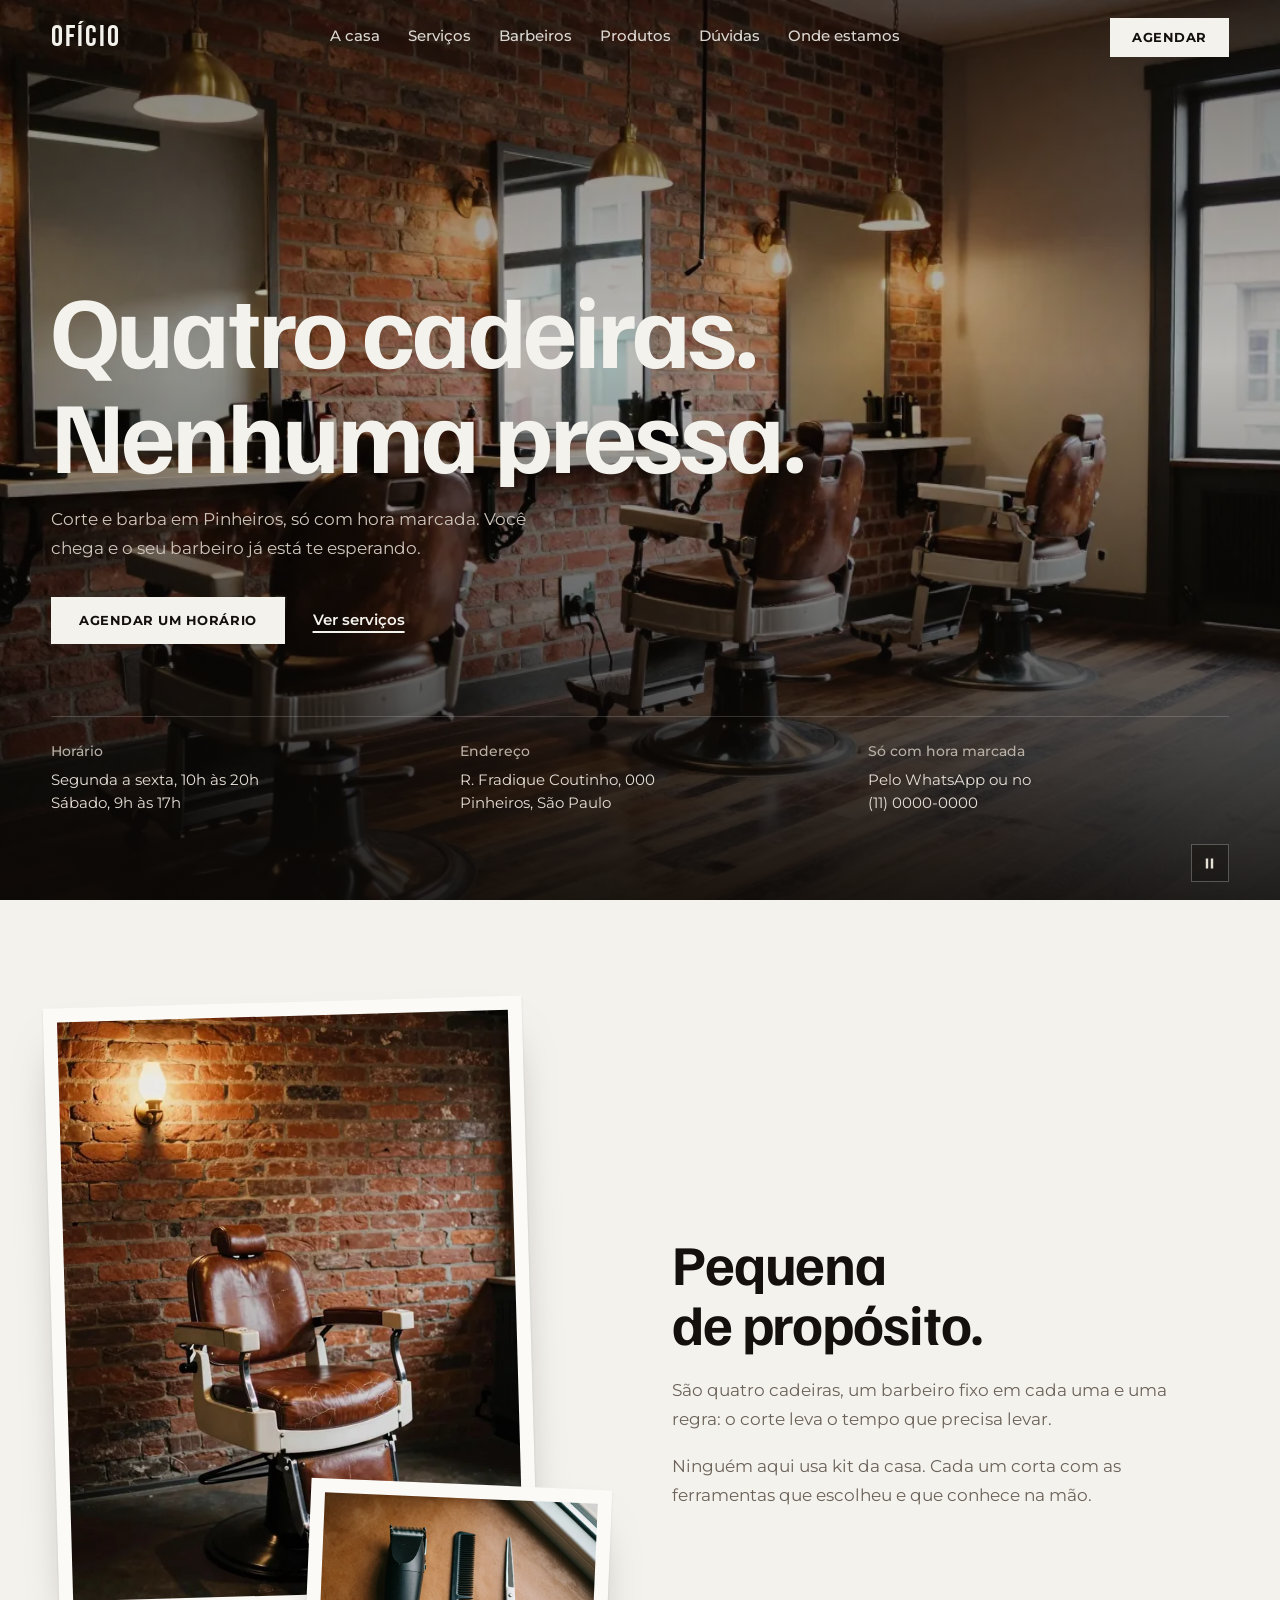
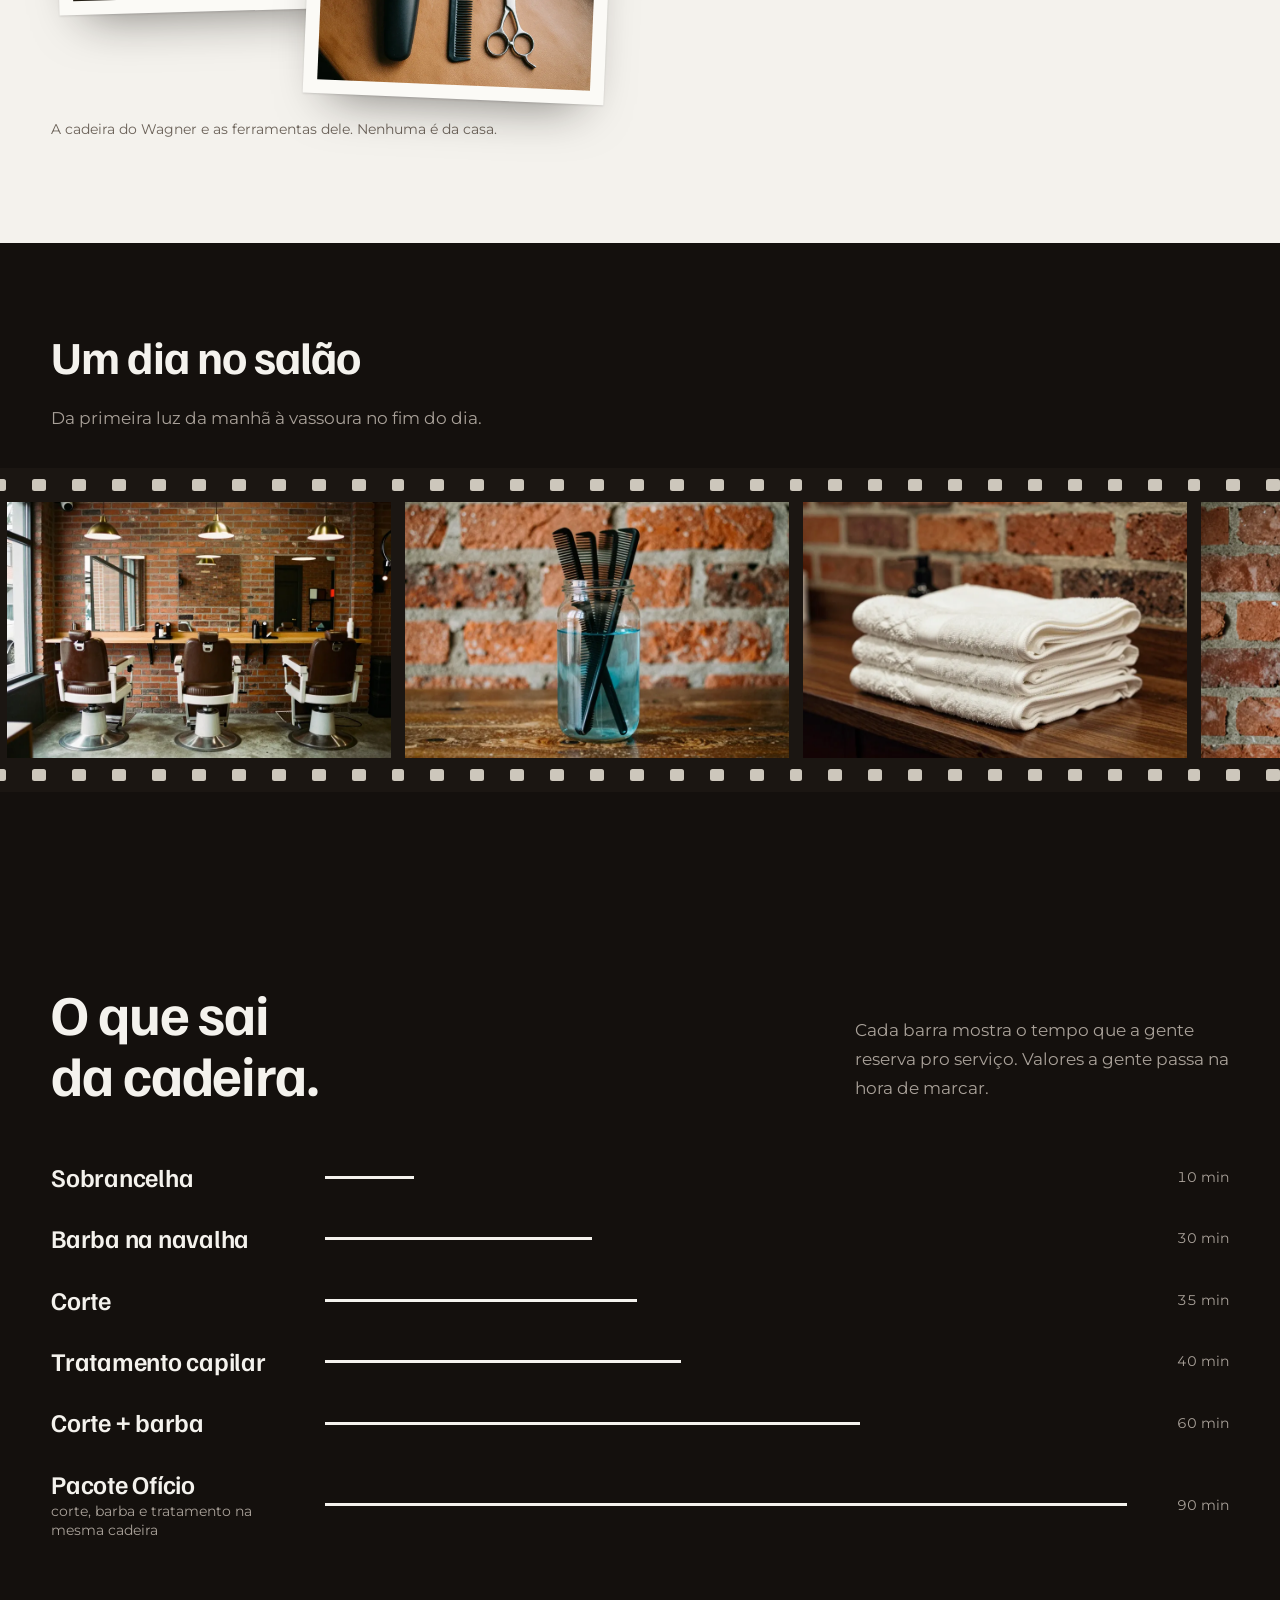
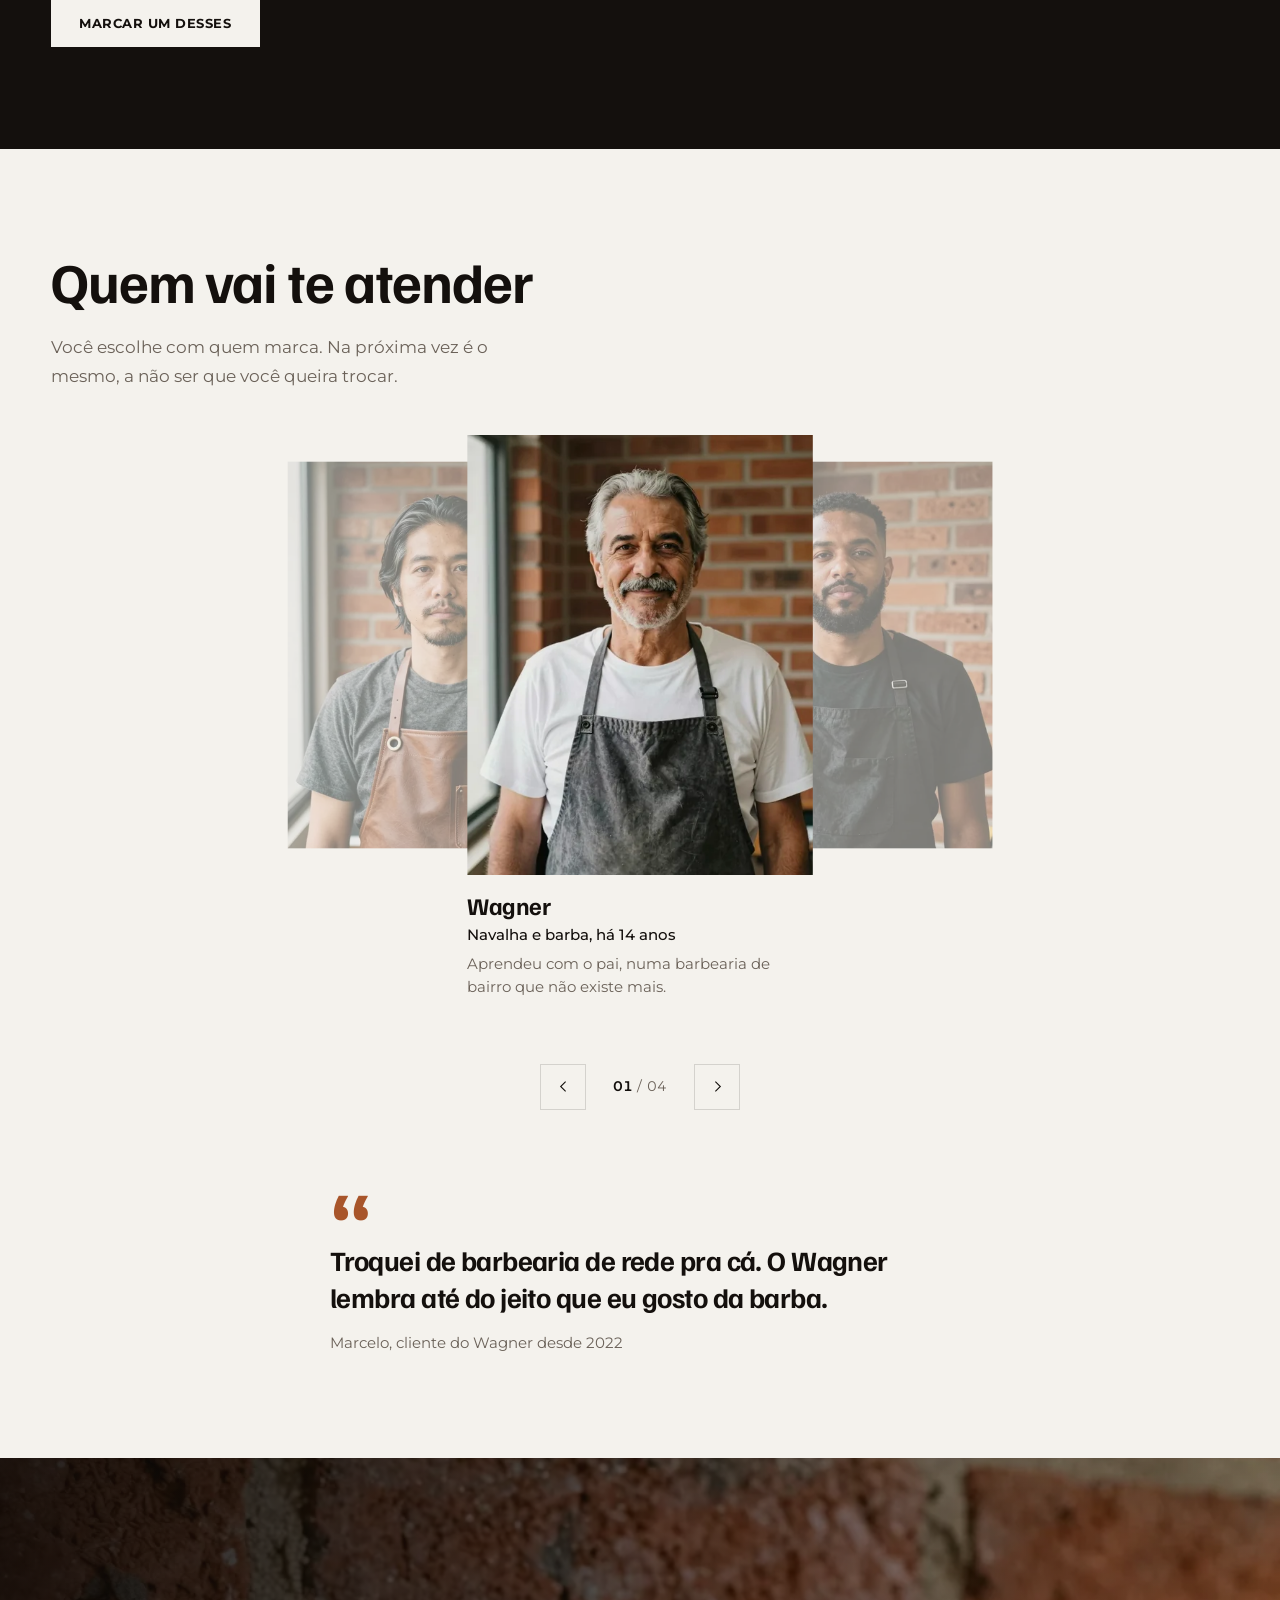
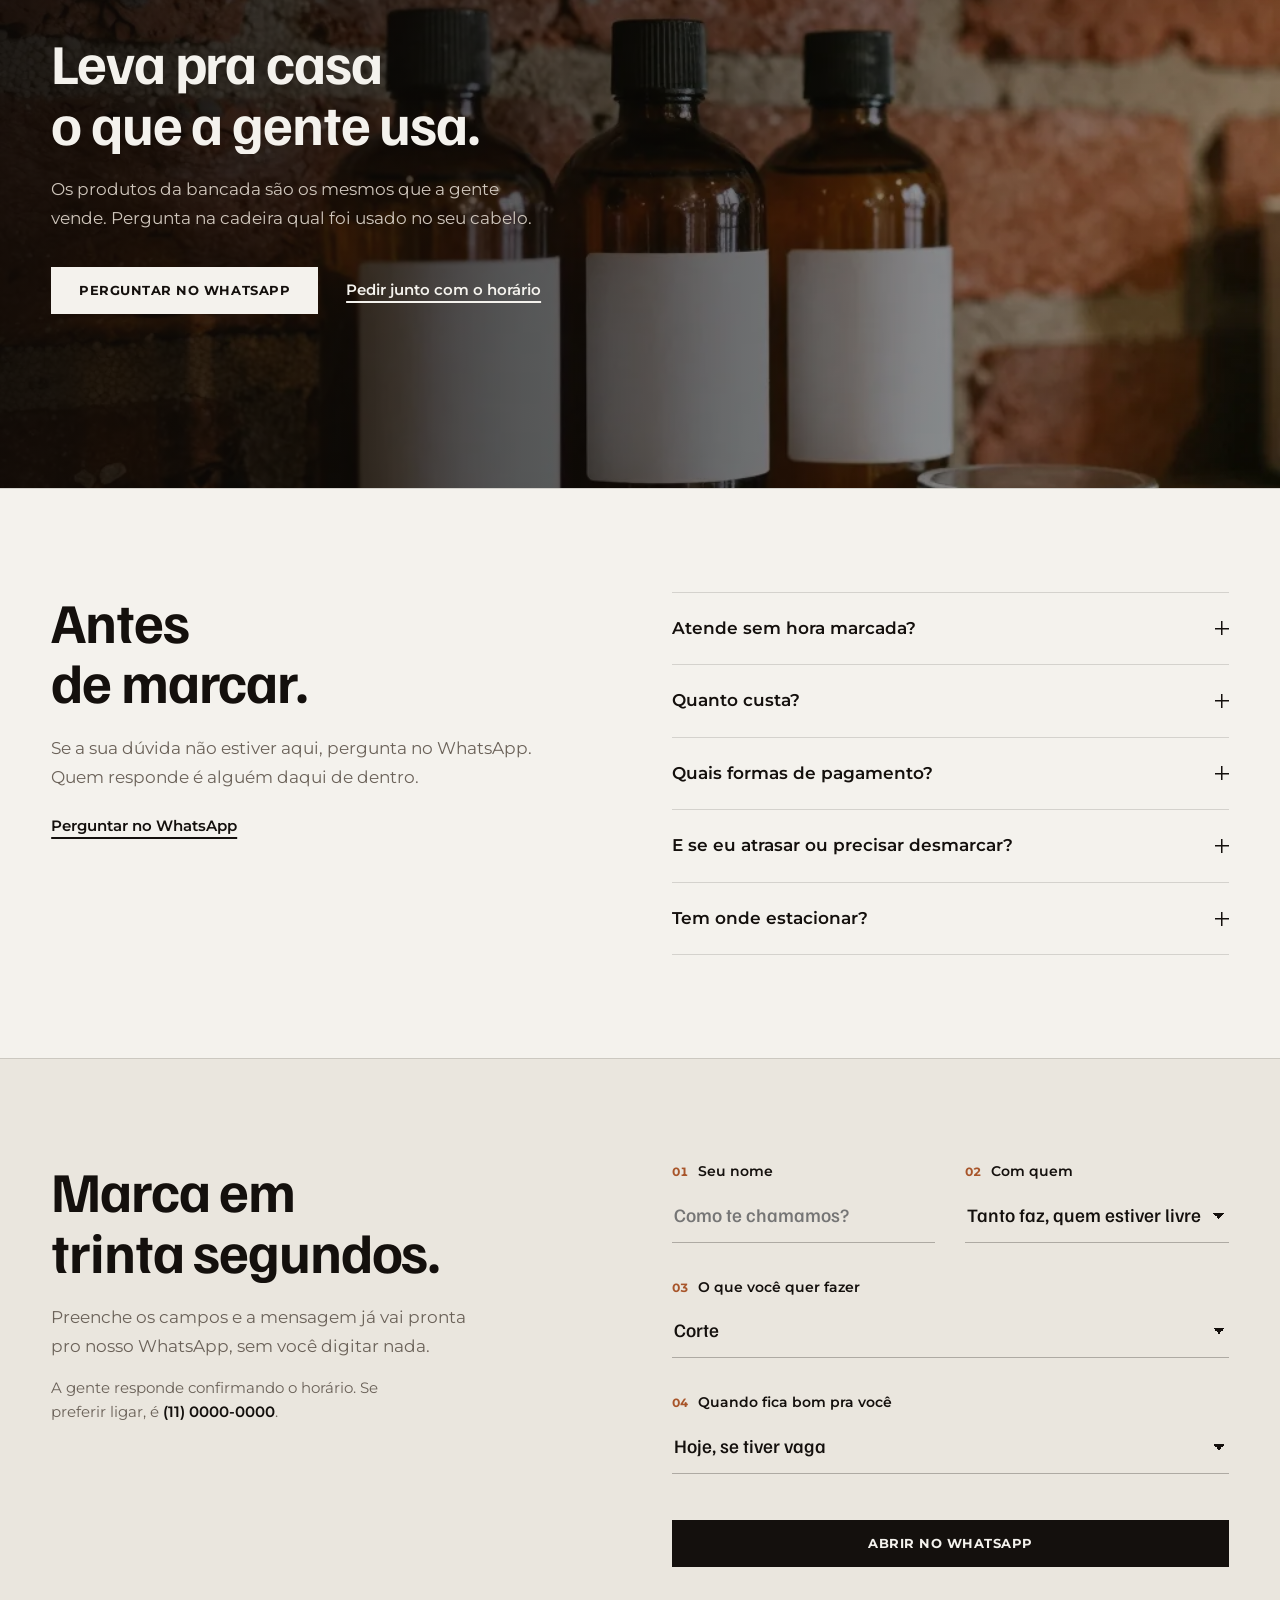
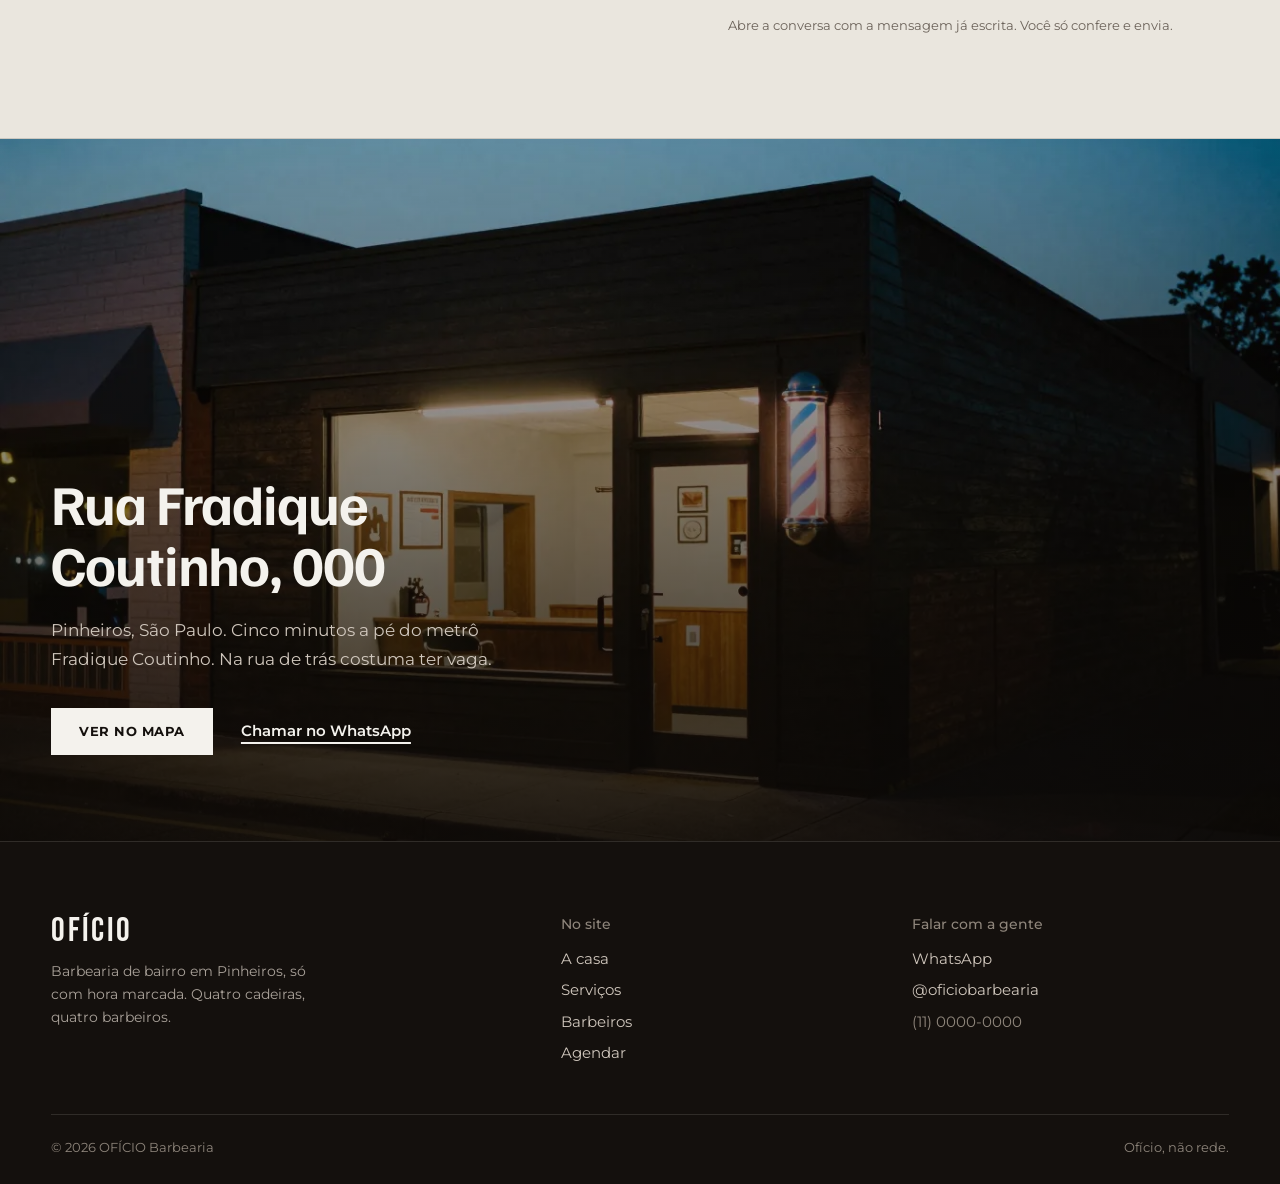
<file: index.html>
<!doctype html>
<html lang="pt-BR">
<head>
  <meta charset="utf-8">
  <meta name="viewport" content="width=device-width, initial-scale=1">
  <title>OFÍCIO Barbearia · Pinheiros, São Paulo</title>
  <meta name="description" content="Barbearia de bairro em Pinheiros com quatro cadeiras e quatro barbeiros fixos. Corte, barba na navalha e tratamento capilar, só com hora marcada.">
  <meta name="theme-color" content="#14100D">

  <!-- Open Graph: trocar og:url e og:image por URLs absolutas quando o domínio estiver definido -->
  <meta property="og:type" content="website">
  <meta property="og:title" content="OFÍCIO Barbearia · Pinheiros">
  <meta property="og:description" content="Quatro cadeiras. Nenhuma pressa. Corte e barba feitos por quem trata isso como ofício.">
  <meta property="og:image" content="assets/img/og-oficio.jpg">
  <meta name="twitter:card" content="summary_large_image">

  <link rel="icon" href="favicon.svg" type="image/svg+xml">

  <!-- fontes hospedadas no próprio site, um arquivo estático por peso: a versão
       variável do Google Fonts perdia o peso no WebKit (títulos saíam finos) -->
  <link rel="preload" href="assets/fonts/montserrat-800.woff2" as="font" type="font/woff2" crossorigin>
  <link rel="preload" href="assets/fonts/montserrat-400.woff2" as="font" type="font/woff2" crossorigin>

  <link rel="preload" as="image" href="assets/img/hero-interior-1344.webp" imagesrcset="assets/img/hero-interior-800.webp 800w, assets/img/hero-interior-1344.webp 1344w" imagesizes="100vw" fetchpriority="high">
  <link rel="stylesheet" href="assets/css/style.css?v=8">

  <!-- marca que o JS está ativo: sem JS nada fica escondido esperando animação -->
  <script>document.documentElement.classList.add('js');</script>
</head>
<body>

  <a class="skip" href="#conteudo">Pular para o conteúdo</a>

  <header class="site-header">
    <a href="#topo" class="wordmark" aria-label="OFÍCIO Barbearia, início">OFÍCIO</a>
    <nav class="nav" aria-label="Principal">
      <a href="#a-casa">A casa</a>
      <a href="#servicos">Serviços</a>
      <a href="#barbeiros">Barbeiros</a>
      <a href="#produtos">Produtos</a>
      <a href="#duvidas">Dúvidas</a>
      <a href="#onde">Onde estamos</a>
    </nav>
    <div class="header-end">
      <a class="btn header-cta" href="#agendar">Agendar</a>
      <button class="burger" type="button" aria-label="Abrir menu" aria-expanded="false" aria-controls="menu"><span></span></button>
    </div>
  </header>

  <div class="menu" id="menu" hidden>
    <div class="menu-top">
      <span class="wordmark">OFÍCIO</span>
      <button class="menu-close" type="button" aria-label="Fechar menu">×</button>
    </div>
    <nav aria-label="Menu">
      <a href="#a-casa">A casa</a>
      <a href="#servicos">Serviços</a>
      <a href="#barbeiros">Barbeiros</a>
      <a href="#produtos">Produtos</a>
      <a href="#duvidas">Dúvidas</a>
      <a href="#onde">Onde estamos</a>
    </nav>
    <a class="btn btn-light menu-cta" href="#agendar">Agendar um horário</a>
  </div>

  <main id="conteudo">

    <!-- HERO -->
    <section class="hero rvh" id="topo">
      <div class="hero-media">
        <img class="hero-img" src="assets/img/hero-interior-1344.webp" srcset="assets/img/hero-interior-800.webp 800w, assets/img/hero-interior-1344.webp 1344w" sizes="100vw" width="1344" height="768" alt="Salão da OFÍCIO com paredes de tijolo e cadeiras de barbeiro" fetchpriority="high">
        <!-- vídeo em loop por cima da foto: o JS só dá o src depois do load (a foto segue sendo o LCP)
             e ele só aparece quando começa a tocar. Sem JS, com menos movimento ou economia de dados, fica a foto. -->
        <video class="hero-video" muted playsinline preload="none" aria-hidden="true" tabindex="-1"></video>
      </div>
      <div class="wrap hero-inner">
        <h1 class="h h-xl rvl" style="--d:.15s;">
          <span class="ln"><span>Quatro cadeiras.</span></span>
          <span class="ln" style="--i:1;"><span>Nenhuma pressa.</span></span>
        </h1>
        <p class="lede">Corte e barba em Pinheiros, só com hora marcada. Você chega e o seu barbeiro já está te esperando.</p>
        <div class="actions">
          <a class="btn btn-light" href="#agendar">Agendar um horário</a>
          <a class="tlink" href="#servicos">Ver serviços</a>
        </div>
        <!-- informação prática: no pé do hero, sobre a parte já escurecida da foto -->
        <dl class="facts">
        <div>
          <dt>Horário</dt>
          <dd>Segunda a sexta, 10h às 20h<br>Sábado, 9h às 17h</dd>
        </div>
        <div>
          <dt>Endereço</dt>
          <dd>R. Fradique Coutinho, 000<br>Pinheiros, São Paulo</dd>
        </div>
        <div>
          <dt>Só com hora marcada</dt>
          <dd>Pelo WhatsApp ou no<br>(11) 0000-0000</dd>
        </div>
        </dl>
      </div>
      <!-- movimento em loop passa de 5s: WCAG 2.2.2 pede um jeito de pausar -->
      <button class="hero-pause" type="button" aria-label="Pausar vídeo de fundo" hidden>
        <svg class="i-pause" viewBox="0 0 14 14" aria-hidden="true"><path d="M3 1.5h2.6v11H3zM8.4 1.5H11v11H8.4z" fill="currentColor"/></svg>
        <svg class="i-play" viewBox="0 0 14 14" aria-hidden="true"><path d="M3.5 1.5l9 5.5-9 5.5z" fill="currentColor"/></svg>
      </button>
    </section>

    <!-- A CASA: duas cópias impressas sobrepostas -->
    <section class="sec" id="a-casa">
      <div class="wrap split">
        <div>
          <div class="prints rvp">
            <figure class="print print--main">
              <img src="assets/img/cadeira-896.webp" srcset="assets/img/cadeira-600.webp 600w, assets/img/cadeira-896.webp 896w" sizes="(max-width: 940px) 80vw, 480px" width="896" height="1152" alt="Cadeira de barbeiro em couro gasto diante da parede de tijolo" loading="lazy" decoding="async">
            </figure>
            <figure class="print print--detail">
              <img src="assets/img/film/g02-ferramentas-900.webp?v=3" width="900" height="616" alt="Máquina, pente e tesoura alinhados sobre couro" loading="lazy" decoding="async">
            </figure>
          </div>
          <p class="prints-cap">A cadeira do Wagner e as ferramentas dele. Nenhuma é da casa.</p>
        </div>
        <div>
          <h2 class="h h-lg rvl">
            <span class="ln"><span>Pequena</span></span>
            <span class="ln" style="--i:1;"><span>de propósito.</span></span>
          </h2>
          <p class="lede">São quatro cadeiras, um barbeiro fixo em cada uma e uma regra: o corte leva o tempo que precisa levar.</p>
          <p class="lede">Ninguém aqui usa kit da casa. Cada um corta com as ferramentas que escolheu e que conhece na mão.</p>
        </div>
      </div>
    </section>

    <!-- O SALÃO: tira de filme rolando devagar -->
    <section class="film-sec" aria-labelledby="salao-titulo">
      <div class="wrap film-head">
        <h2 class="h h-md rvl" id="salao-titulo"><span class="ln"><span>Um dia no salão</span></span></h2>
        <p class="lede">Da primeira luz da manhã à vassoura no fim do dia.</p>
      </div>
      <div class="film">
        <div class="film-track">
          <figure class="frame"><img src="assets/img/film/g10-salao-manha-900.webp?v=3" width="900" height="616" alt="Cadeiras enfileiradas diante da parede de tijolo, na luz da manhã, antes de abrir" loading="lazy" decoding="async"></figure>
          <figure class="frame"><img src="assets/img/film/g03-capa-900.webp?v=3" width="900" height="616" alt="Pentes de molho num pote de vidro com desinfetante azul" loading="lazy" decoding="async"></figure>
          <figure class="frame"><img src="assets/img/film/g01-toalha-900.webp?v=3" width="900" height="616" alt="Toalhas brancas dobradas no balcão de madeira" loading="lazy" decoding="async"></figure>
          <figure class="frame"><img src="assets/img/film/g09-assentador-900.webp?v=3" width="900" height="616" alt="Assentador de couro pendurado na parede, com pincel e caneca de barbear na prateleira" loading="lazy" decoding="async"></figure>
          <figure class="frame"><img src="assets/img/film/g04-lavatorio-900.webp?v=3" width="900" height="616" alt="Lavatório de cerâmica preta com torneira de latão" loading="lazy" decoding="async"></figure>
          <figure class="frame"><img src="assets/img/film/g06-couro-luz-900.webp?v=3" width="900" height="616" alt="Luz de fim de tarde no encosto de couro" loading="lazy" decoding="async"></figure>
          <figure class="frame"><img src="assets/img/film/g05-avental-900.webp?v=3" width="900" height="616" alt="Avental e chapéu pendurados no gancho de latão" loading="lazy" decoding="async"></figure>
          <figure class="frame"><img src="assets/img/film/g07-poste-900.webp?v=3" width="900" height="616" alt="Barber pole aceso na fachada ao anoitecer" loading="lazy" decoding="async"></figure>
          <figure class="frame"><img src="assets/img/film/g08-chao-900.webp?v=3" width="900" height="616" alt="Vassoura encostada na base da cadeira, com cabelo cortado no piso de madeira" loading="lazy" decoding="async"></figure>
          <!-- segunda cópia: só pra emendar o loop sem salto; escondida de leitor de tela -->
          <figure class="frame" aria-hidden="true"><img src="assets/img/film/g10-salao-manha-900.webp?v=3" width="900" height="616" alt="" loading="lazy" decoding="async"></figure>
          <figure class="frame" aria-hidden="true"><img src="assets/img/film/g03-capa-900.webp?v=3" width="900" height="616" alt="" loading="lazy" decoding="async"></figure>
          <figure class="frame" aria-hidden="true"><img src="assets/img/film/g01-toalha-900.webp?v=3" width="900" height="616" alt="" loading="lazy" decoding="async"></figure>
          <figure class="frame" aria-hidden="true"><img src="assets/img/film/g09-assentador-900.webp?v=3" width="900" height="616" alt="" loading="lazy" decoding="async"></figure>
          <figure class="frame" aria-hidden="true"><img src="assets/img/film/g04-lavatorio-900.webp?v=3" width="900" height="616" alt="" loading="lazy" decoding="async"></figure>
          <figure class="frame" aria-hidden="true"><img src="assets/img/film/g06-couro-luz-900.webp?v=3" width="900" height="616" alt="" loading="lazy" decoding="async"></figure>
          <figure class="frame" aria-hidden="true"><img src="assets/img/film/g05-avental-900.webp?v=3" width="900" height="616" alt="" loading="lazy" decoding="async"></figure>
          <figure class="frame" aria-hidden="true"><img src="assets/img/film/g07-poste-900.webp?v=3" width="900" height="616" alt="" loading="lazy" decoding="async"></figure>
          <figure class="frame" aria-hidden="true"><img src="assets/img/film/g08-chao-900.webp?v=3" width="900" height="616" alt="" loading="lazy" decoding="async"></figure>
        </div>
      </div>
    </section>

    <!-- SERVIÇOS: o comprimento de cada barra é o tempo reservado (90 min = linha inteira) -->
    <section class="sec dark" id="servicos">
      <div class="wrap">
        <div class="sec-head">
          <h2 class="h h-lg rvl">
            <span class="ln"><span>O que sai</span></span>
            <span class="ln" style="--i:1;"><span>da cadeira.</span></span>
          </h2>
          <p class="lede">Cada barra mostra o tempo que a gente reserva pro serviço. Valores a gente passa na hora de marcar.</p>
        </div>
        <ol class="scale rvs">
          <li style="--min:10; --i:0;"><span class="scale-n">Sobrancelha</span><span class="scale-bar" aria-hidden="true"></span><span class="scale-t">10 min</span></li>
          <li style="--min:30; --i:1;"><span class="scale-n">Barba na navalha</span><span class="scale-bar" aria-hidden="true"></span><span class="scale-t">30 min</span></li>
          <li style="--min:35; --i:2;"><span class="scale-n">Corte</span><span class="scale-bar" aria-hidden="true"></span><span class="scale-t">35 min</span></li>
          <li style="--min:40; --i:3;"><span class="scale-n">Tratamento capilar</span><span class="scale-bar" aria-hidden="true"></span><span class="scale-t">40 min</span></li>
          <li style="--min:60; --i:4;"><span class="scale-n">Corte + barba</span><span class="scale-bar" aria-hidden="true"></span><span class="scale-t">60 min</span></li>
          <li style="--min:90; --i:5;"><span class="scale-n">Pacote Ofício <small>corte, barba e tratamento na mesma cadeira</small></span><span class="scale-bar" aria-hidden="true"></span><span class="scale-t">90 min</span></li>
        </ol>
        <a class="btn btn-light scale-cta" href="#agendar">Marcar um desses</a>
      </div>
    </section>

    <!-- BARBEIROS -->
    <section class="sec" id="barbeiros">
      <div class="wrap">
        <div class="sec-head">
          <h2 class="h h-lg rvl"><span class="ln"><span>Quem vai te atender</span></span></h2>
          <p class="lede">Você escolhe com quem marca. Na próxima vez é o mesmo, a não ser que você queira trocar.</p>
        </div>
        <!-- sem JS isto é só um grid4 normal (fallback abaixo, .barber em fluxo).
             Com JS, os 4 cartões viram uma pilha navegável: só um "solto" nos
             extremos porque com 4 pessoas cabe tudo à vista sem carrossel de
             verdade — aqui é só uma forma mais viva de mostrar cada um. -->
        <div class="grid4 barber-stack">
          <article class="barber is-active">
            <figure class="rvi"><img src="assets/img/barbeiro-1-720.webp?v=3" srcset="assets/img/barbeiro-1-480.webp?v=3 480w, assets/img/barbeiro-1-720.webp?v=3 720w" sizes="(max-width: 560px) 92vw, (max-width: 940px) 46vw, 290px" width="720" height="926" alt="Wagner, barbeiro, diante da parede de tijolo" loading="lazy" decoding="async"></figure>
            <h3 class="h">Wagner</h3>
            <p class="barber-role">Navalha e barba, há 14 anos</p>
            <p class="barber-bio">Aprendeu com o pai, numa barbearia de bairro que não existe mais.</p>
          </article>
          <article class="barber">
            <figure class="rvi" style="--d:.1s;"><img src="assets/img/barbeiro-2-720.webp?v=3" srcset="assets/img/barbeiro-2-480.webp?v=3 480w, assets/img/barbeiro-2-720.webp?v=3 720w" sizes="(max-width: 560px) 92vw, (max-width: 940px) 46vw, 290px" width="720" height="926" alt="Diego, barbeiro, diante da parede de tijolo" loading="lazy" decoding="async"></figure>
            <h3 class="h">Diego</h3>
            <p class="barber-role">Corte clássico e degradê, há 9 anos</p>
            <p class="barber-bio">É quem os outros barbeiros chamam quando têm dúvida no próprio corte.</p>
          </article>
          <article class="barber">
            <figure class="rvi" style="--d:.2s;"><img src="assets/img/barbeiro-3-720.webp?v=3" srcset="assets/img/barbeiro-3-480.webp?v=3 480w, assets/img/barbeiro-3-720.webp?v=3 720w" sizes="(max-width: 560px) 92vw, (max-width: 940px) 46vw, 290px" width="720" height="926" alt="Thiago, barbeiro, diante da parede de tijolo" loading="lazy" decoding="async"></figure>
            <h3 class="h">Thiago</h3>
            <p class="barber-role">Tratamento capilar, há 6 anos</p>
            <p class="barber-bio">Cuida de couro cabeludo, coisa que quase nenhuma barbearia de bairro oferece.</p>
          </article>
          <article class="barber">
            <figure class="rvi" style="--d:.3s;"><img src="assets/img/barbeiro-4-720.webp?v=3" srcset="assets/img/barbeiro-4-480.webp?v=3 480w, assets/img/barbeiro-4-720.webp?v=3 720w" sizes="(max-width: 560px) 92vw, (max-width: 940px) 46vw, 290px" width="720" height="926" alt="Marcos, barbeiro, diante da parede de tijolo" loading="lazy" decoding="async"></figure>
            <h3 class="h">Marcos</h3>
            <p class="barber-role">Tesoura e cabelo comprido, há 11 anos</p>
            <p class="barber-bio">Veio de um salão da Liberdade. Pega os cortes longos que os outros preferem não pegar.</p>
          </article>
        </div>

        <!-- só existe com JS (CSS esconde sem .js): setas + contador da pilha acima -->
        <div class="barber-nav">
          <button class="barber-arrow" type="button" data-dir="prev" aria-label="Barbeiro anterior">
            <svg viewBox="0 0 24 24" fill="none" stroke="currentColor" stroke-width="1.5"><path d="M15 5l-7 7 7 7"/></svg>
          </button>
          <span class="barber-count"><span data-current>01</span> / 04</span>
          <button class="barber-arrow" type="button" data-dir="next" aria-label="Próximo barbeiro">
            <svg viewBox="0 0 24 24" fill="none" stroke="currentColor" stroke-width="1.5"><path d="M9 5l7 7-7 7"/></svg>
          </button>
        </div>

        <!-- um depoimento só, preso a quem atendeu (depoimento de exemplo: é peça de conceito) -->
        <figure class="quote">
          <blockquote class="h">Troquei de barbearia de rede pra cá. O Wagner lembra até do jeito que eu gosto da barba.</blockquote>
          <figcaption>Marcelo, cliente do Wagner desde 2022</figcaption>
        </figure>
      </div>
    </section>

    <!-- PRODUTOS: faixa de foto em vez de mais um bloco foto-e-texto lado a lado -->
    <section class="place place--band rvh" id="produtos">
      <div class="hero-media">
        <img class="hero-img" src="assets/img/produtos-1024.webp" srcset="assets/img/produtos-640.webp 640w, assets/img/produtos-1024.webp 1024w" sizes="100vw" width="1024" height="1024" alt="Frascos âmbar de tônico e lata de pomada numa prateleira de madeira" loading="lazy" decoding="async">
      </div>
      <div class="wrap hero-inner">
        <h2 class="h h-lg rvl">
          <span class="ln"><span>Leva pra casa</span></span>
          <span class="ln" style="--i:1;"><span>o que a gente usa.</span></span>
        </h2>
        <p class="lede">Os produtos da bancada são os mesmos que a gente vende. Pergunta na cadeira qual foi usado no seu cabelo.</p>
        <div class="actions">
          <a class="btn btn-light" href="https://wa.me/5500000000000?text=Ol%C3%A1!%20Queria%20saber%20quais%20produtos%20voc%C3%AAs%20t%C3%AAm." target="_blank" rel="noopener">Perguntar no WhatsApp</a>
          <a class="tlink" href="#agendar">Pedir junto com o horário</a>
        </div>
      </div>
    </section>

    <!-- DÚVIDAS: o que trava a decisão antes de marcar -->
    <section class="sec faq-sec" id="duvidas">
      <div class="wrap split split--top">
        <div>
          <h2 class="h h-lg rvl">
            <span class="ln"><span>Antes</span></span>
            <span class="ln" style="--i:1;"><span>de marcar.</span></span>
          </h2>
          <p class="lede">Se a sua dúvida não estiver aqui, pergunta no WhatsApp. Quem responde é alguém daqui de dentro.</p>
          <a class="tlink" href="https://wa.me/5500000000000" target="_blank" rel="noopener">Perguntar no WhatsApp</a>
        </div>
        <div class="faq">
          <details>
            <summary>Atende sem hora marcada?</summary>
            <p class="ans">Não. Trabalhamos só com horário marcado pra ninguém esperar em pé. Se quiser tentar um encaixe no mesmo dia, chama no WhatsApp que a gente vê o que dá.</p>
          </details>
          <details>
            <summary>Quanto custa?</summary>
            <p class="ans">A gente passa os valores na hora de marcar, pelo WhatsApp, junto com o horário e o barbeiro. Varia conforme o serviço, então preferimos dizer o valor certo do seu caso.</p>
          </details>
          <details>
            <summary>Quais formas de pagamento?</summary>
            <p class="ans">Pix, débito, crédito e dinheiro.</p>
          </details>
          <details>
            <summary>E se eu atrasar ou precisar desmarcar?</summary>
            <p class="ans">Avisa pelo WhatsApp. Até 15 minutos de atraso a gente segura o horário; passou disso, remarcamos pro próximo horário livre, sem custo.</p>
          </details>
          <details>
            <summary>Tem onde estacionar?</summary>
            <p class="ans">Não temos estacionamento próprio. Na rua de trás costuma ter vaga, e o metrô Fradique Coutinho fica a cinco minutos a pé.</p>
          </details>
        </div>
      </div>
    </section>

    <!-- AGENDAR -->
    <section class="sec booking" id="agendar">
      <div class="wrap split split--top">
        <div>
          <h2 class="h h-lg rvl">
            <span class="ln"><span>Marca em</span></span>
            <span class="ln" style="--i:1;"><span>trinta segundos.</span></span>
          </h2>
          <p class="lede">Preenche os campos e a mensagem já vai pronta pro nosso WhatsApp, sem você digitar nada.</p>
          <p class="booking-note">A gente responde confirmando o horário. Se preferir ligar, é <strong>(11) 0000-0000</strong>.</p>
        </div>

        <form class="booking-form" id="agendar-form" data-whats="5500000000000" novalidate>
          <div class="form-row">
            <div class="field">
              <label for="f-nome"><span class="field-n">01</span>Seu nome</label>
              <input id="f-nome" name="nome" type="text" autocomplete="given-name" placeholder="Como te chamamos?">
            </div>
            <div class="field">
              <label for="f-barbeiro"><span class="field-n">02</span>Com quem</label>
              <select id="f-barbeiro" name="barbeiro">
                <option value="">Tanto faz, quem estiver livre</option>
                <option>Wagner</option>
                <option>Diego</option>
                <option>Thiago</option>
                <option>Marcos</option>
              </select>
            </div>
          </div>
          <div class="field">
            <label for="f-servico"><span class="field-n">03</span>O que você quer fazer</label>
            <select id="f-servico" name="servico">
              <option>Corte</option>
              <option>Barba na navalha</option>
              <option>Corte + barba</option>
              <option>Sobrancelha</option>
              <option>Tratamento capilar</option>
              <option>Pacote Ofício</option>
            </select>
          </div>
          <div class="field">
            <label for="f-quando"><span class="field-n">04</span>Quando fica bom pra você</label>
            <select id="f-quando" name="quando">
              <option>Hoje, se tiver vaga</option>
              <option>Amanhã</option>
              <option>Ainda essa semana</option>
              <option>No fim de semana</option>
              <option>Me diz os horários livres</option>
            </select>
          </div>
          <button class="btn btn-dark booking-submit" type="submit">Abrir no WhatsApp</button>
          <p class="booking-hint">Abre a conversa com a mensagem já escrita. Você só confere e envia.</p>
        </form>
      </div>
    </section>

    <!-- ONDE ESTAMOS -->
    <section class="place rvh" id="onde">
      <div class="hero-media">
        <img class="hero-img" src="assets/img/fachada-1344.webp" srcset="assets/img/fachada-800.webp 800w, assets/img/fachada-1344.webp 1344w" sizes="100vw" width="1344" height="768" alt="Fachada da OFÍCIO ao anoitecer, com barber pole aceso ao lado da porta" loading="lazy" decoding="async">
      </div>
      <div class="wrap hero-inner">
        <h2 class="h h-lg rvl">
          <span class="ln"><span>Rua Fradique</span></span>
          <span class="ln" style="--i:1;"><span>Coutinho, 000</span></span>
        </h2>
        <p class="lede">Pinheiros, São Paulo. Cinco minutos a pé do metrô Fradique Coutinho. Na rua de trás costuma ter vaga.</p>
        <div class="actions">
          <a class="btn btn-light" href="https://www.google.com/maps/search/?api=1&amp;query=Rua%20Fradique%20Coutinho%2C%20Pinheiros%2C%20S%C3%A3o%20Paulo" target="_blank" rel="noopener">Ver no mapa</a>
          <a class="tlink" href="https://wa.me/5500000000000" target="_blank" rel="noopener">Chamar no WhatsApp</a>
        </div>
      </div>
    </section>

  </main>

  <footer class="site-footer dark">
    <div class="wrap">
      <div class="footer-grid">
        <div>
          <p class="wordmark footer-mark">OFÍCIO</p>
          <p class="footer-about">Barbearia de bairro em Pinheiros, só com hora marcada. Quatro cadeiras, quatro barbeiros.</p>
        </div>
        <nav aria-label="Rodapé">
          <p class="footer-lbl">No site</p>
          <a href="#a-casa">A casa</a>
          <a href="#servicos">Serviços</a>
          <a href="#barbeiros">Barbeiros</a>
          <a href="#agendar">Agendar</a>
        </nav>
        <div>
          <p class="footer-lbl">Falar com a gente</p>
          <a href="https://wa.me/5500000000000" target="_blank" rel="noopener">WhatsApp</a>
          <a href="#" rel="noopener">@oficiobarbearia</a>
          <p class="footer-muted">(11) 0000-0000</p>
        </div>
      </div>
      <div class="footer-legal">
        <span>© <span data-year>2026</span> OFÍCIO Barbearia</span>
        <span>Ofício, não rede.</span>
      </div>
    </div>
  </footer>

  <script src="assets/js/vendor/lenis.min.js" defer></script>
  <script src="assets/js/main.js?v=5" defer></script>
</body>
</html>
</file>
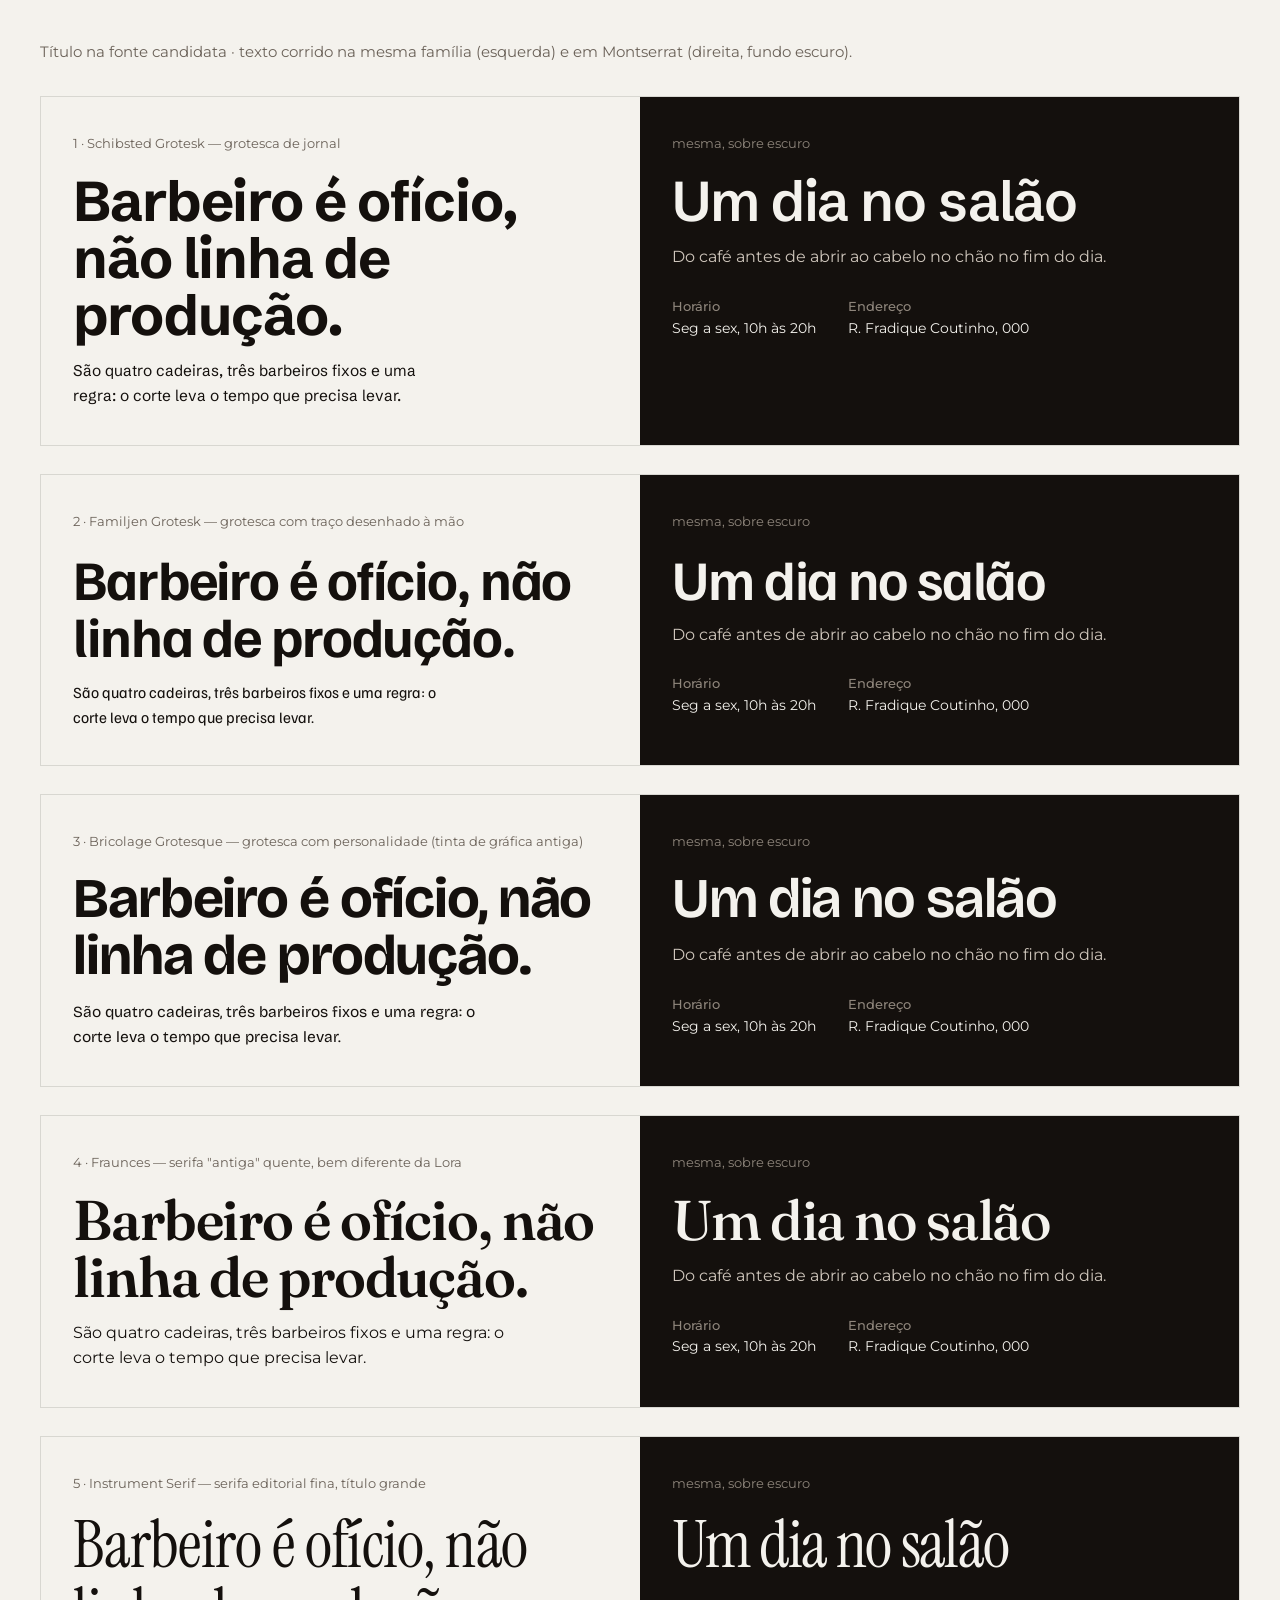
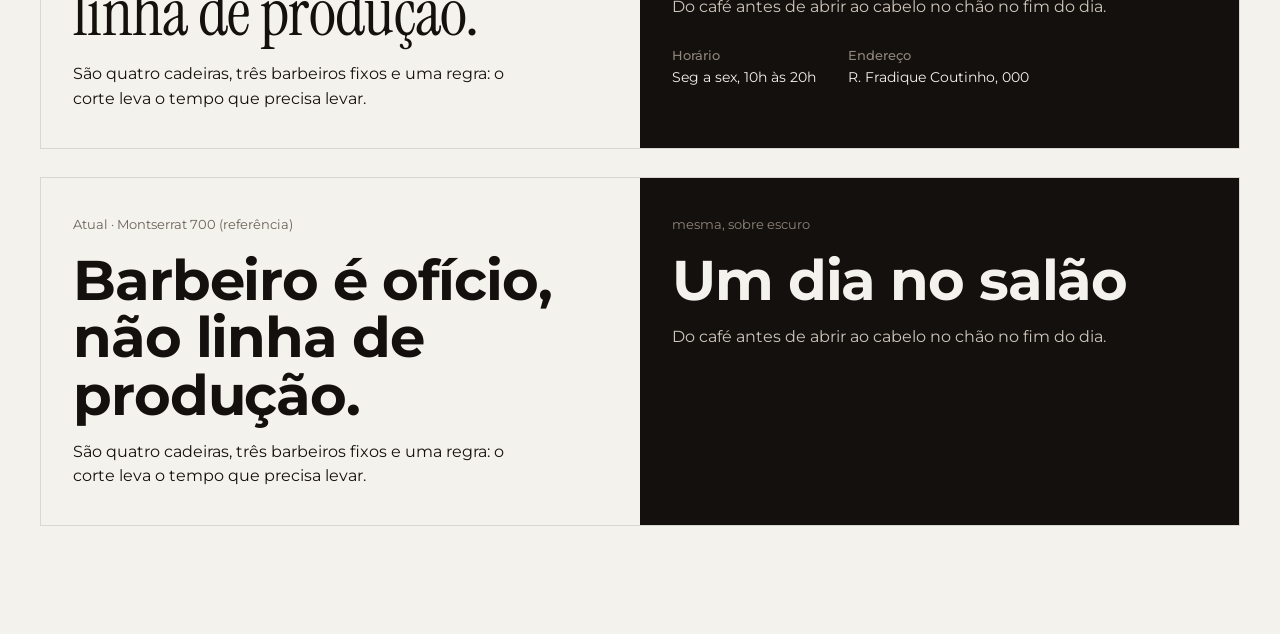
<file: tools/fontes.html>
<!doctype html>
<html lang="pt-BR">
<head>
<meta charset="utf-8">
<meta name="viewport" content="width=device-width, initial-scale=1">
<title>OFÍCIO — comparação de fontes</title>
<!-- só pra comparar; a escolhida vai ser baixada e servida local no site -->
<link rel="preconnect" href="https://fonts.googleapis.com">
<link href="https://fonts.googleapis.com/css2?family=Schibsted+Grotesk:wght@500;600;700&family=Familjen+Grotesk:wght@500;600;700&family=Bricolage+Grotesque:opsz,wght@12..96,500;12..96,600;12..96,700&family=Fraunces:opsz,wght@9..144,500;9..144,600&family=Instrument+Serif&family=Montserrat:wght@400;700&display=swap" rel="stylesheet">
<style>
  * { box-sizing: border-box; margin: 0; }
  body { background: #F4F2ED; color: #14100D; font: 400 15px/1.6 'Montserrat', sans-serif; padding: 40px 24px 80px; }
  .top { max-width: 1200px; margin: 0 auto 32px; color: #6B6259; }
  .opt { max-width: 1200px; margin: 0 auto 28px; display: grid; grid-template-columns: 1fr 1fr; border: 1px solid rgba(20,16,13,.12); }
  .opt > div { padding: 36px 32px; }
  .dk { background: #14100D; color: #F4F2ED; }
  .tag { font-size: 13px; color: #6B6259; margin-bottom: 18px; }
  .dk .tag { color: #8E857B; }
  .h1 { font-size: clamp(34px, 4.6vw, 56px); line-height: 1.02; letter-spacing: -.02em; }
  .p { margin-top: 16px; max-width: 42ch; font-size: 15.5px; }
  .dk .p { color: #CFC6BC; }
  .info { margin-top: 26px; display: flex; gap: 32px; flex-wrap: wrap; font-size: 14px; }
  .info b { display: block; font-weight: 500; color: #8E857B; font-size: 13px; }
  @media (max-width: 760px) { .opt { grid-template-columns: 1fr; } }
</style>
</head>
<body>
<p class="top">Título na fonte candidata · texto corrido na mesma família (esquerda) e em Montserrat (direita, fundo escuro).</p>

<section class="opt" style="--f:'Schibsted Grotesk'">
  <div><p class="tag">1 · Schibsted Grotesk — grotesca de jornal</p><h2 class="h1" style="font-family:var(--f);font-weight:700">Barbeiro é ofício, não linha de produção.</h2><p class="p" style="font-family:var(--f)">São quatro cadeiras, três barbeiros fixos e uma regra: o corte leva o tempo que precisa levar.</p></div>
  <div class="dk"><p class="tag">mesma, sobre escuro</p><h2 class="h1" style="font-family:var(--f);font-weight:600">Um dia no salão</h2><p class="p">Do café antes de abrir ao cabelo no chão no fim do dia.</p><div class="info"><span><b>Horário</b>Seg a sex, 10h às 20h</span><span><b>Endereço</b>R. Fradique Coutinho, 000</span></div></div>
</section>

<section class="opt" style="--f:'Familjen Grotesk'">
  <div><p class="tag">2 · Familjen Grotesk — grotesca com traço desenhado à mão</p><h2 class="h1" style="font-family:var(--f);font-weight:700">Barbeiro é ofício, não linha de produção.</h2><p class="p" style="font-family:var(--f)">São quatro cadeiras, três barbeiros fixos e uma regra: o corte leva o tempo que precisa levar.</p></div>
  <div class="dk"><p class="tag">mesma, sobre escuro</p><h2 class="h1" style="font-family:var(--f);font-weight:600">Um dia no salão</h2><p class="p">Do café antes de abrir ao cabelo no chão no fim do dia.</p><div class="info"><span><b>Horário</b>Seg a sex, 10h às 20h</span><span><b>Endereço</b>R. Fradique Coutinho, 000</span></div></div>
</section>

<section class="opt" style="--f:'Bricolage Grotesque'">
  <div><p class="tag">3 · Bricolage Grotesque — grotesca com personalidade (tinta de gráfica antiga)</p><h2 class="h1" style="font-family:var(--f);font-weight:700">Barbeiro é ofício, não linha de produção.</h2><p class="p" style="font-family:var(--f)">São quatro cadeiras, três barbeiros fixos e uma regra: o corte leva o tempo que precisa levar.</p></div>
  <div class="dk"><p class="tag">mesma, sobre escuro</p><h2 class="h1" style="font-family:var(--f);font-weight:600">Um dia no salão</h2><p class="p">Do café antes de abrir ao cabelo no chão no fim do dia.</p><div class="info"><span><b>Horário</b>Seg a sex, 10h às 20h</span><span><b>Endereço</b>R. Fradique Coutinho, 000</span></div></div>
</section>

<section class="opt" style="--f:'Fraunces'">
  <div><p class="tag">4 · Fraunces — serifa "antiga" quente, bem diferente da Lora</p><h2 class="h1" style="font-family:var(--f);font-weight:600">Barbeiro é ofício, não linha de produção.</h2><p class="p">São quatro cadeiras, três barbeiros fixos e uma regra: o corte leva o tempo que precisa levar.</p></div>
  <div class="dk"><p class="tag">mesma, sobre escuro</p><h2 class="h1" style="font-family:var(--f);font-weight:500">Um dia no salão</h2><p class="p">Do café antes de abrir ao cabelo no chão no fim do dia.</p><div class="info"><span><b>Horário</b>Seg a sex, 10h às 20h</span><span><b>Endereço</b>R. Fradique Coutinho, 000</span></div></div>
</section>

<section class="opt" style="--f:'Instrument Serif'">
  <div><p class="tag">5 · Instrument Serif — serifa editorial fina, título grande</p><h2 class="h1" style="font-family:var(--f);font-weight:400;font-size:clamp(40px,5.4vw,66px);letter-spacing:-.01em">Barbeiro é ofício, não linha de produção.</h2><p class="p">São quatro cadeiras, três barbeiros fixos e uma regra: o corte leva o tempo que precisa levar.</p></div>
  <div class="dk"><p class="tag">mesma, sobre escuro</p><h2 class="h1" style="font-family:var(--f);font-weight:400;font-size:clamp(40px,5.4vw,66px)">Um dia no salão</h2><p class="p">Do café antes de abrir ao cabelo no chão no fim do dia.</p><div class="info"><span><b>Horário</b>Seg a sex, 10h às 20h</span><span><b>Endereço</b>R. Fradique Coutinho, 000</span></div></div>
</section>

<section class="opt">
  <div><p class="tag">Atual · Montserrat 700 (referência)</p><h2 class="h1" style="font-weight:700">Barbeiro é ofício, não linha de produção.</h2><p class="p">São quatro cadeiras, três barbeiros fixos e uma regra: o corte leva o tempo que precisa levar.</p></div>
  <div class="dk"><p class="tag">mesma, sobre escuro</p><h2 class="h1" style="font-weight:700">Um dia no salão</h2><p class="p">Do café antes de abrir ao cabelo no chão no fim do dia.</p></div>
</section>
</body>
</html>
</file>
<file: assets/css/style.css>
/* ==========================================================================
   OFÍCIO Barbearia · style.css
   --------------------------------------------------------------------------
   Sistema visual:
   · Papel creme + tinta quente. A fotografia carrega o peso visual; a
     tipografia só assina (ver ficha Visual Weight).
   · Montserrat 800 em caixa alta nos títulos, line-height ~1. Bebas Neue
     só no wordmark.
   · O cobre (--ember) aparece só como feedback de interação. Rótulo
     pequeno + caixa alta + tracking largo + cor foi o padrão que deixava o
     site com cara de template — evitado de propósito (ficha Von Restorff:
     destacar tudo é o mesmo que não destacar nada).
   · Motion com função: título sobe linha a linha, foto abre de baixo pra
     cima, texto corrido só aparece. Tudo desliga com prefers-reduced-motion.
   ========================================================================== */

/* --------------------------------------------------------------------------
   Fontes (self-hosted, estáticas — subset latin cobre ã, ç, é, õ)
   -------------------------------------------------------------------------- */

@font-face { font-family: 'Montserrat'; font-style: normal; font-weight: 400; font-display: swap; src: url('../fonts/montserrat-400.woff2') format('woff2'); }
@font-face { font-family: 'Montserrat'; font-style: normal; font-weight: 500; font-display: swap; src: url('../fonts/montserrat-500.woff2') format('woff2'); }
@font-face { font-family: 'Montserrat'; font-style: normal; font-weight: 600; font-display: swap; src: url('../fonts/montserrat-600.woff2') format('woff2'); }
@font-face { font-family: 'Montserrat'; font-style: normal; font-weight: 700; font-display: swap; src: url('../fonts/montserrat-700.woff2') format('woff2'); }
@font-face { font-family: 'Montserrat'; font-style: normal; font-weight: 800; font-display: swap; src: url('../fonts/montserrat-800.woff2') format('woff2'); }
@font-face { font-family: 'Familjen Grotesk'; font-style: normal; font-weight: 500; font-display: swap; src: url('../fonts/familjen-grotesk-500.woff2') format('woff2'); }
@font-face { font-family: 'Familjen Grotesk'; font-style: normal; font-weight: 600; font-display: swap; src: url('../fonts/familjen-grotesk-600.woff2') format('woff2'); }
@font-face { font-family: 'Familjen Grotesk'; font-style: normal; font-weight: 700; font-display: swap; src: url('../fonts/familjen-grotesk-700.woff2') format('woff2'); }
@font-face { font-family: 'Bebas Neue'; font-style: normal; font-weight: 400; font-display: swap; src: url('../fonts/bebas-neue-400.woff2') format('woff2'); }

:root {
  --paper: #F4F2ED;
  --paper-2: #EAE6DE;
  --print: #FBFAF6;
  --ink: #14100D;
  --film: #1B1612;
  --muted: #6B6259;
  --muted-dark: #A9A199;
  --label-dark: #8E857B;
  --line: rgba(20, 16, 13, .14);
  --line-dark: rgba(244, 242, 237, .13);
  --ember: #A8552A;

  --gutter: clamp(18px, 4vw, 52px);
  --header-h: 74px;
  --ease-out: cubic-bezier(.17, .84, .44, 1);
}

/* --------------------------------------------------------------------------
   Base
   -------------------------------------------------------------------------- */

*, *::before, *::after { box-sizing: border-box; }

html { -webkit-text-size-adjust: 100%; }

body {
  margin: 0;
  font-family: 'Montserrat', -apple-system, 'Segoe UI', sans-serif;
  font-size: 16px;
  line-height: 1.62;
  background: var(--paper);
  color: var(--ink);
  -webkit-font-smoothing: antialiased;
}

img { display: block; max-width: 100%; height: auto; }
/* seletor de elemento (especificidade baixa) de propósito: uma regra tipo
   ".container a { color: inherit }" venceria as classes de botão e apagava o
   texto deles — bug real encontrado no protótipo */
a { color: inherit; text-decoration: none; }
h1, h2, h3, p, figure, blockquote, dl, dd, ul { margin: 0; }
ul { padding: 0; list-style: none; }
::selection { background: var(--ink); color: var(--paper); }
:focus-visible { outline: 2px solid var(--ember); outline-offset: 3px; }

.skip {
  position: absolute; left: 12px; top: -80px; z-index: 300;
  background: var(--ink); color: var(--paper);
  padding: 10px 14px; font-weight: 600;
}
.skip:focus { top: 12px; }

/* Lenis (rolagem suave) */
html.lenis, html.lenis body { height: auto; }
.lenis.lenis-smooth { scroll-behavior: auto !important; }
.lenis.lenis-stopped { overflow: clip; }

.wrap { max-width: 1200px; margin-inline: auto; }
.sec { padding: clamp(64px, 8vw, 116px) var(--gutter); }
.sec--tight-top { padding-top: 0; }
.dark { background: var(--ink); color: var(--paper); }

.split {
  display: grid;
  grid-template-columns: 1fr 1fr;
  gap: clamp(36px, 5vw, 80px);
  align-items: center;
}
.split--top { align-items: start; }
/* uma coluna por cadeira */
.grid4 {
  display: grid;
  grid-template-columns: repeat(4, 1fr);
  gap: clamp(16px, 2vw, 26px);
}
.sec-head {
  display: flex; justify-content: space-between; align-items: flex-end;
  gap: 24px; flex-wrap: wrap; margin-bottom: 44px;
}
.sec-head .lede { max-width: 34ch; }

/* --------------------------------------------------------------------------
   Tipografia
   -------------------------------------------------------------------------- */

/* peso/caixa alta ficam reservados ao h-xl (hero) — todo o resto usa peso 700,
   caixa normal: 800+versalete em toda superfície de texto lia como template. */
.h { font-family: 'Familjen Grotesk', 'Montserrat', sans-serif; font-weight: 700; letter-spacing: -.02em; line-height: 1.02; }
.h-xl { font-size: clamp(44px, 8vw, 104px); max-width: 15ch; letter-spacing: -.03em; line-height: .96; }
.h-lg { font-size: clamp(32px, 4.4vw, 58px); }
.h-md { font-size: clamp(28px, 3.6vw, 46px); }
.h + .lede, .h + .lede { margin-top: 24px; }

.lede { font-size: 17px; line-height: 1.7; color: var(--muted); max-width: 46ch; }
.lede + .lede { margin-top: 18px; }
.dark .lede { color: var(--muted-dark); }


/* --------------------------------------------------------------------------
   Botões e links
   -------------------------------------------------------------------------- */

.btn {
  display: inline-flex; align-items: center; justify-content: center; gap: 10px;
  padding: 17px 28px;
  font: 700 13px/1 'Montserrat', sans-serif;
  letter-spacing: .04em; text-transform: uppercase;
  border: 0; cursor: pointer;
  transition: background-color .25s ease, color .25s ease;
}
.btn-dark { background: var(--ink); color: var(--paper); }
.btn-dark:hover { background: var(--ember); }
.btn-light { background: var(--paper); color: var(--ink); }
.btn-light:hover { background: var(--ember); color: var(--paper); }

.tlink {
  font-weight: 600; font-size: 15px;
  text-decoration: underline; text-decoration-thickness: 1.5px; text-underline-offset: 6px;
  transition: opacity .2s ease;
}
.tlink:hover { opacity: .68; }

.actions { display: flex; align-items: center; gap: 28px; flex-wrap: wrap; margin-top: 34px; }

/* --------------------------------------------------------------------------
   Header + menu mobile
   -------------------------------------------------------------------------- */

.site-header {
  position: fixed; inset: 0 0 auto 0; z-index: 100;
  height: var(--header-h);
  display: flex; align-items: center; justify-content: space-between; gap: 24px;
  padding-inline: var(--gutter);
  color: var(--paper);
  transition: background-color .35s ease, color .35s ease, box-shadow .35s ease;
}
.site-header.is-stuck { background: var(--paper); color: var(--ink); box-shadow: 0 1px 0 var(--line); }

.wordmark { font-family: 'Bebas Neue', Impact, sans-serif; font-size: 30px; letter-spacing: .07em; line-height: 1; }

.nav { display: flex; gap: 28px; }
.nav a { position: relative; padding: 4px 0; font-size: 14.5px; font-weight: 500; opacity: .88; transition: opacity .2s ease; }
.nav a:hover { opacity: 1; }
.nav a::after {
  content: ""; position: absolute; left: 0; right: 0; bottom: 0; height: 1.5px;
  background: var(--ember);
  transform: scaleX(0); transform-origin: right;
  transition: transform .32s var(--ease-out);
}
.nav a:hover::after { transform: scaleX(1); transform-origin: left; }

.header-end { display: flex; align-items: center; gap: 14px; }
.header-cta { padding: 13px 22px; background: var(--paper); color: var(--ink); }
.site-header.is-stuck .header-cta { background: var(--ink); color: var(--paper); }
.site-header .header-cta:hover { background: var(--ember); color: var(--paper); }

.burger {
  display: none; width: 44px; height: 44px;
  align-items: center; justify-content: center;
  background: none; border: 0; padding: 0; cursor: pointer; color: inherit;
}
.burger span, .burger span::before, .burger span::after {
  display: block; width: 22px; height: 1.5px; background: currentColor;
}
.burger span { position: relative; }
.burger span::before, .burger span::after { content: ""; position: absolute; left: 0; }
.burger span::before { top: -6px; }
.burger span::after { top: 6px; }

/* z-index explícito e fundo sólido: o menu mobile do Corleone vazava o hero
   por trás por ter z-index:auto */
.menu {
  position: fixed; inset: 0; z-index: 200;
  display: flex; flex-direction: column;
  padding: 18px var(--gutter) 32px;
  background: var(--ink); color: var(--paper);
  overflow-y: auto;
}
.menu[hidden] { display: none; }
.menu-top { display: flex; justify-content: space-between; align-items: center; height: 56px; margin-bottom: 18px; }
.menu-close { background: none; border: 0; color: inherit; font-size: 34px; line-height: 1; cursor: pointer; width: 44px; height: 44px; }
.menu nav a {
  display: block; padding: 16px 0;
  font-weight: 800; font-size: 30px; letter-spacing: -.02em; text-transform: uppercase;
  border-bottom: 1px solid rgba(244, 242, 237, .14);
}
.menu-cta { margin-top: 28px; }

/* --------------------------------------------------------------------------
   Hero e bloco "Onde estamos" (mesma anatomia: foto cheia + texto no pé)
   -------------------------------------------------------------------------- */

.hero, .place {
  position: relative; display: flex; align-items: flex-end;
  overflow: hidden; color: var(--paper); isolation: isolate;
}
/* coluna + margin-top:auto em vez de só align-items:flex-end: o padding-top
   reserva a faixa do header fixo (que não empurra layout por ser position:fixed)
   como zona inviolável, então em tela curta o texto nunca sobe por baixo do
   header — só perde parte do respiro de baixo. A foto de fundo (position:absolute)
   ignora esse padding normalmente. */
.hero { min-height: 100vh; min-height: 100svh; flex-direction: column; padding-top: calc(var(--header-h) + 24px); }
.hero > .hero-inner { margin-top: auto; }
.place { min-height: 78vh; min-height: 78svh; }
.hero-media { position: absolute; inset: 0; z-index: -2; }
.hero-media img { width: 100%; height: 100%; object-fit: cover; }
/* vídeo empilhado em cima da foto, invisível até tocar: enquanto carrega (ou se não carregar) a foto aparece */
.hero-video {
  position: absolute; inset: 0; width: 100%; height: 100%; object-fit: cover;
  opacity: 0; transition: opacity .8s var(--ease-out);
}
.hero-video.is-on { opacity: 1; }
/* mesmo zoom de entrada da foto, senão a troca foto → vídeo daria um salto de escala */
.js .rvh .hero-video { transform: scale(1.07); transition: transform 2.4s var(--ease-out), opacity .8s var(--ease-out); }
.js .rvh.is-in .hero-video { transform: none; }
/* pausa: discreto no canto, na faixa já escurecida do pé do hero */
.hero-pause {
  position: absolute; right: var(--gutter); bottom: 18px; z-index: 1;
  width: 38px; height: 38px; display: grid; place-items: center; padding: 0;
  color: #E6DFD6; background: rgba(12, 9, 7, .35); border: 1px solid rgba(244, 242, 237, .28);
  cursor: pointer; transition: border-color .2s, color .2s;
}
.hero-pause:hover { border-color: #A8552A; color: #fff; }
.hero-pause:focus-visible { outline: 2px solid #F4F2ED; outline-offset: 3px; }
.hero-pause svg { width: 13px; height: 13px; }
.hero-pause .i-play, .hero-pause.is-paused .i-pause { display: none; }
.hero-pause.is-paused .i-play { display: block; }
.hero::after, .place::after { content: ""; position: absolute; inset: 0; z-index: -1; }
.hero::after { background: linear-gradient(180deg, rgba(12, 9, 7, .55) 0%, rgba(12, 9, 7, .25) 40%, rgba(12, 9, 7, .9) 100%); }
.place::after { background: linear-gradient(180deg, rgba(12, 9, 7, .15) 0%, rgba(12, 9, 7, .88) 100%); }
/* max-width soma o gutter: o padding fica dentro da caixa e a margem esquerda
   do texto alinha com as outras seções (antes ficava 52px mais pra dentro) */
.hero-inner { width: 100%; max-width: calc(1200px + 2 * var(--gutter)); padding: 0 var(--gutter) clamp(52px, 7vw, 86px); }
.hero .lede, .place .lede { color: #CFC6BC; max-width: 44ch; }
.place--band { min-height: 70vh; min-height: 70svh; }
.place--band::after { background: linear-gradient(90deg, rgba(12, 9, 7, .88) 0%, rgba(12, 9, 7, .55) 55%, rgba(12, 9, 7, .2) 100%); }
.place--band .hero-inner { align-self: center; padding-block: clamp(64px, 8vw, 110px); }

/* --------------------------------------------------------------------------
   Informação prática
   -------------------------------------------------------------------------- */

/* mora no pé do hero: faixa separada (chapada ou com foto) destoava do resto */
.facts {
  display: grid; grid-template-columns: repeat(3, 1fr); gap: 20px 48px;
  margin-top: clamp(40px, 6vw, 72px); padding-top: 24px;
  border-top: 1px solid rgba(244, 242, 237, .18);
}
.facts dt { font-size: 13.5px; font-weight: 500; color: #B8AFA5; margin-bottom: 5px; }
.facts dd { font-size: 15px; line-height: 1.55; color: #E6DFD6; }

/* --------------------------------------------------------------------------
   Cópias impressas (A casa)
   -------------------------------------------------------------------------- */

.prints { position: relative; padding: 0 14% 16% 0; }
.print {
  background: var(--print);
  padding: clamp(8px, 1.1vw, 14px);
  box-shadow: 0 1px 2px rgba(20, 16, 13, .12), 0 26px 50px -26px rgba(20, 16, 13, .55);
}
.print img { width: 100%; }
.print--main { transform: rotate(-1.6deg); }
.print--detail { position: absolute; right: 0; bottom: 0; width: 54%; transform: rotate(2.4deg); }
.prints-cap { margin-top: 20px; font-size: 13.5px; color: var(--muted); }

/* --------------------------------------------------------------------------
   Tira de filme (O salão)
   -------------------------------------------------------------------------- */

.film-sec { background: var(--ink); color: var(--paper); padding: clamp(56px, 7vw, 96px) 0; overflow: hidden; }
.film-head {
  max-width: calc(1200px + 2 * var(--gutter));
  padding: 0 var(--gutter); margin-bottom: 36px;
}
/* a seção é escura mas não usa .dark: sem isso o subtítulo ficava em ~3,1:1 */
.film-head .lede { max-width: 46ch; color: var(--muted-dark); }
.film { overflow: hidden; }
/* dois conjuntos idênticos de quadros; cada quadro carrega os próprios furos,
   então -50% emenda o loop sem salto */
.film-track { display: flex; width: max-content; animation: film-roll 95s linear infinite; }
.film:hover .film-track { animation-play-state: paused; }
.frame { position: relative; flex: none; padding: 34px 7px; background: var(--film); }
.frame::before, .frame::after {
  content: ""; position: absolute; left: 0; right: 0; height: 34px;
  background-image: url("data:image/svg+xml,%3Csvg xmlns='http://www.w3.org/2000/svg' width='40' height='34'%3E%3Crect x='13' y='11' width='14' height='12' rx='2.5' fill='%23EDE6DA' fill-opacity='.85'/%3E%3C/svg%3E");
  background-repeat: repeat-x; background-position: center; background-size: 40px 34px;
}
.frame::before { top: 0; }
.frame::after { bottom: 0; }
.frame img { height: clamp(170px, 20vw, 280px); width: auto; aspect-ratio: 3 / 2; object-fit: cover; }
@keyframes film-roll { to { transform: translateX(-50%); } }

/* --------------------------------------------------------------------------
   Serviços
   -------------------------------------------------------------------------- */

/* régua de tempo: o tempo é o diferencial da casa, então ele vira o desenho */
.scale { list-style: none; padding: 0; margin: 0; }
.scale li {
  display: grid; grid-template-columns: minmax(200px, 22ch) 1fr 70px;
  align-items: center; gap: 12px 32px; padding: 16px 0;
}
.scale-n { font-family: 'Familjen Grotesk', 'Montserrat', sans-serif; font-weight: 600; font-size: clamp(20px, 2vw, 26px); letter-spacing: -.01em; line-height: 1.15; }
.scale-n small { display: block; margin-top: 3px; font: 400 13.5px/1.4 'Montserrat', sans-serif; letter-spacing: 0; color: var(--muted-dark); }
.scale-bar { display: block; height: 3px; width: calc(var(--min) / 90 * 100%); background: var(--paper); transform-origin: left center; }
.scale-t { font-size: 14px; color: var(--muted-dark); text-align: right; white-space: nowrap; font-variant-numeric: tabular-nums; }
.scale-cta { margin-top: 44px; }

/* --------------------------------------------------------------------------
   Barbeiros e depoimentos
   -------------------------------------------------------------------------- */

.barber img { width: 100%; aspect-ratio: 62 / 79; object-fit: cover; }
.barber h3 { font-size: 24px; margin-top: 18px; }
.barber-role { margin-top: 6px; font-size: 14.5px; font-weight: 500; }
.barber-bio { margin-top: 6px; font-size: 14.5px; line-height: 1.6; color: var(--muted); }

/* aqui (e só aqui) o subtítulo desce pra baixo do título em vez de ficar do
   lado: ao lado, sobre a pilha estreita e centralizada, sobrava vazio dos
   dois lados. Serviços mantém o .sec-head padrão (lado a lado), que ali
   funciona porque a régua embaixo ocupa a largura toda. */
#barbeiros .sec-head { display: block; }
#barbeiros .sec-head .lede { max-width: 46ch; }

/* pilha navegável: sem .js isto não existe, o grid4 acima é o layout inteiro.
   Com JS o mesmo .barber (foto+nome+bio junto) vira um cartão empilhável;
   plano, sem rotação 3D, pra combinar com o resto do site (nada aqui gira). */
/* card-w numa custom property: largura e distância dos vizinhos escalam
   juntas em vez de dois números fixos que só combinam num viewport */
.js .barber-stack { position: relative; --card-w: clamp(300px, 27vw, 440px); height: clamp(560px, 46vw, 720px); }
.js .barber-stack .barber {
  position: absolute; top: 0; left: 50%; width: var(--card-w);
  transform: translateX(-50%); transition: transform .6s var(--ease-out), opacity .5s ease;
}
.js .barber-stack .barber.is-active { transform: translateX(-50%); opacity: 1; z-index: 3; }
.js .barber-stack .barber.is-prev,
.js .barber-stack .barber.is-next { opacity: .5; z-index: 2; cursor: pointer; transition: transform .6s var(--ease-out), opacity .3s ease; }
.js .barber-stack .barber.is-prev:hover,
.js .barber-stack .barber.is-next:hover { opacity: .8; }
.js .barber-stack .barber.is-prev { transform: translateX(calc(-50% - .58 * var(--card-w))) scale(.88); }
.js .barber-stack .barber.is-next { transform: translateX(calc(-50% + .58 * var(--card-w))) scale(.88); }
.js .barber-stack .barber.is-hidden { opacity: 0; pointer-events: none; z-index: 1; transition: opacity .3s ease; }
/* o scale() encolhe a foto do vizinho, mas o texto continuaria fluindo na
   altura de um cartão em tamanho normal e vazando por cima do ativo — só a
   foto espia, nome/função/bio só aparecem do cartão ativo (igual a referência) */
.js .barber-stack .barber:not(.is-active) h3,
.js .barber-stack .barber:not(.is-active) .barber-role,
.js .barber-stack .barber:not(.is-active) .barber-bio { display: none; }

.barber-nav { display: none; }
.js .barber-nav { display: flex; align-items: center; justify-content: center; gap: 22px; margin-top: 40px; }
.barber-arrow {
  width: 46px; height: 46px; display: flex; align-items: center; justify-content: center;
  background: none; border: 1px solid var(--line); color: var(--ink); cursor: pointer;
  transition: background-color .2s ease, color .2s ease, border-color .2s ease;
}
.barber-arrow:hover { background: var(--ink); color: var(--paper); border-color: var(--ink); }
.barber-arrow svg { width: 17px; height: 17px; }
.barber-count { min-width: 64px; text-align: center; font-size: 13.5px; color: var(--muted); font-variant-numeric: tabular-nums; letter-spacing: .02em; }
.barber-count span { color: var(--ink); font-weight: 600; }

/* depoimento único, alinhado com a segunda coluna de barbeiros */
/* antes ficava indentado a 25% da esquerda: descombinava com a pilha (que é
   centralizada) e sobrava vazio dos dois lados. Agora centraliza no mesmo
   eixo da pilha acima, e a aspa desenhada dá peso próprio ao bloco em vez de
   depender só do espaço em volta pra parecer proposital. */
.quote { margin: clamp(40px, 5vw, 64px) auto 0; max-width: 620px; }
.quote::before {
  content: "\201C"; display: block;
  font-family: 'Familjen Grotesk', sans-serif; font-weight: 700;
  font-size: clamp(64px, 7vw, 88px); line-height: 1; color: var(--ember);
  margin-bottom: -.22em;
}
.quote blockquote { font-size: clamp(22px, 2.4vw, 28px); line-height: 1.32; }
.quote figcaption { margin-top: 16px; font-size: 14.5px; color: var(--muted); }

/* --------------------------------------------------------------------------
   Dúvidas
   -------------------------------------------------------------------------- */

.faq-sec { background: var(--paper); border-top: 1px solid var(--line); }
.faq-sec .tlink { display: inline-block; margin-top: 22px; }
.faq { border-top: 1px solid var(--line); }
.faq details { border-bottom: 1px solid var(--line); }
.faq summary {
  list-style: none; cursor: pointer;
  display: flex; justify-content: space-between; align-items: center; gap: 24px;
  padding: 22px 0; font-weight: 600; font-size: 17px;
}
.faq summary::-webkit-details-marker { display: none; }
.faq summary::after {
  content: ""; flex: none; width: 14px; height: 14px;
  background:
    linear-gradient(currentColor, currentColor) center / 14px 1.5px no-repeat,
    linear-gradient(currentColor, currentColor) center / 1.5px 14px no-repeat;
  transition: transform .3s var(--ease-out);
}
.faq details[open] summary::after { transform: rotate(45deg); }
.faq .ans { padding: 0 38px 24px 0; max-width: 60ch; color: var(--muted); }
.faq details[open] .ans { animation: fade-in .45s ease; }
@keyframes fade-in { from { opacity: 0; } to { opacity: 1; } }

/* --------------------------------------------------------------------------
   Agendar
   -------------------------------------------------------------------------- */

.booking { background: var(--paper-2); border-top: 1px solid var(--line); border-bottom: 1px solid var(--line); }
.booking .lede { max-width: 38ch; }
.booking-note { margin-top: 16px; font-size: 14.5px; color: var(--muted); max-width: 38ch; }
.booking-note strong { color: var(--ink); font-weight: 600; }

/* sem cartão branco nem campos em caixa: a coluna já separa do texto ao lado,
   e o traço embaixo do campo ecoa a régua de serviços em vez de mais uma
   caixinha com borda — o que lia como formulário de SaaS genérico. Numeração
   reforça o "trinta segundos" do título: quatro passos, não um formulário. */
.booking-form { display: grid; gap: 34px; }
.form-row { display: grid; grid-template-columns: 1fr 1fr; gap: 30px; }
.field label { display: flex; align-items: baseline; gap: 10px; margin-bottom: 12px; font-weight: 600; font-size: 13.5px; }
.field-n { font: 700 12px/1 'Montserrat', sans-serif; color: var(--ember); font-variant-numeric: tabular-nums; }
.field input, .field select {
  width: 100%; border-radius: 0;
  font: 500 19px/1.3 'Familjen Grotesk', sans-serif; color: var(--ink);
  background: transparent;
  border: 0; border-bottom: 1.5px solid rgba(20, 16, 13, .28);
  padding: 8px 2px 14px; outline: none;
  transition: border-color .2s ease;
  -webkit-appearance: none; appearance: none;
}
.field input:focus, .field select:focus { border-color: var(--ember); }
.field select {
  cursor: pointer; padding-right: 26px;
  background-image:
    linear-gradient(45deg, transparent 50%, var(--ink) 50%),
    linear-gradient(135deg, var(--ink) 50%, transparent 50%);
  background-position: calc(100% - 10px) 18px, calc(100% - 4px) 18px;
  background-size: 6px 6px, 6px 6px;
  background-repeat: no-repeat;
}
.booking-submit { width: 100%; margin-top: 12px; }
.booking-hint { font-size: 13px; color: var(--muted); text-align: center; margin-top: 14px; }

/* --------------------------------------------------------------------------
   Rodapé
   -------------------------------------------------------------------------- */

.site-footer { padding: clamp(46px, 6vw, 72px) var(--gutter) 26px; border-top: 1px solid rgba(244, 242, 237, .12); }
.footer-grid { display: grid; grid-template-columns: 1.5fr 1fr 1fr; gap: 34px; padding-bottom: 40px; }
.footer-mark { font-size: 34px; margin-bottom: 12px; }
.footer-about { font-size: 14px; line-height: 1.65; color: var(--muted-dark); max-width: 32ch; }
.footer-lbl { font-size: 13.5px; font-weight: 500; color: var(--label-dark); margin-bottom: 12px; }
.site-footer nav a, .footer-grid > div > a { display: table; margin-bottom: 8px; font-size: 14.5px; color: #CFC6BC; transition: color .2s ease; }
.site-footer nav a:hover, .footer-grid > div > a:hover { color: var(--paper); }
.footer-muted { font-size: 14.5px; color: var(--label-dark); }
.footer-legal {
  display: flex; justify-content: space-between; gap: 12px; flex-wrap: wrap;
  padding-top: 22px; border-top: 1px solid rgba(244, 242, 237, .12);
  font-size: 13px; color: var(--label-dark);
}

/* --------------------------------------------------------------------------
   Motion (só quando o JS está ativo — sem JS tudo aparece direto)
   -------------------------------------------------------------------------- */

/* título: cada linha sobe por trás de uma máscara. O padding compensa
   acento (É, Ã) e cedilha pra não serem cortados — verificado renderizando */
.ln { display: block; overflow: hidden; padding: .16em 0 .06em; margin: -.16em 0 -.06em; }
.js .ln > span {
  display: block; transform: translateY(110%);
  transition: transform 1.05s var(--ease-out);
  transition-delay: calc(var(--d, 0s) + var(--i, 0) * 90ms);
}
.js .rvl.is-in .ln > span { transform: none; }

/* foto: a máscara fica na imagem, nunca no elemento observado — o Chromium
   trata elemento 100% recortado como fora da tela e o observer não dispara */
.rvi { overflow: hidden; }
.js .rvi img {
  clip-path: inset(100% 0 0 0); transform: scale(1.12);
  transition: clip-path 1.25s var(--ease-out), transform 1.7s var(--ease-out);
  transition-delay: var(--d, 0s);
}
.js .rvi.is-in img { clip-path: inset(0 0 0 0); transform: none; }

/* cópias impressas: caem e assentam; "translate" separado não briga com o rotate */
.js .rvp .print { opacity: 0; translate: 0 40px; transition: opacity .9s ease, translate 1.2s var(--ease-out); }
.js .rvp .print--detail { transition-delay: .28s; }
.js .rvp.is-in .print { opacity: 1; translate: 0 0; }

.js .rvh .hero-img { transform: scale(1.07); transition: transform 2.4s var(--ease-out); }
.js .rvh.is-in .hero-img { transform: none; }

/* texto corrido, listas e botões aparecem direto: animação só onde comunica.
   A régua de serviços cresce porque o comprimento é a informação. */
.js .rvs .scale-bar { transform: scaleX(0); transition: transform 1.1s var(--ease-out); transition-delay: calc(var(--i, 0) * 90ms); }
.js .rvs.is-in .scale-bar { transform: none; }

/* --------------------------------------------------------------------------
   Responsivo
   -------------------------------------------------------------------------- */

@media (max-width: 1080px) {
  .nav { gap: 20px; }
  .nav a { font-size: 14px; }
}

@media (max-width: 940px) {
  .nav, .header-cta { display: none; }
  .burger { display: flex; }
  .split, .footer-grid { grid-template-columns: 1fr; }
  .grid4 { grid-template-columns: 1fr 1fr; row-gap: 40px; }
  .facts { grid-template-columns: 1fr 1fr; gap: 18px 24px; }
  .facts > div:last-child { grid-column: 1 / -1; }
  .prints { max-width: 520px; }
  .h-xl { font-size: 62px; }
  /* tela estreita não sobra espaço pra espiar os vizinhos: só o ativo, navega por seta/arrasto */
  /* overflow:hidden: o vizinho fica invisível mas continua deslocado pra fora
     da tela, e isso abria rolagem lateral no celular */
  .js .barber-stack { height: clamp(480px, 92vw, 560px); overflow: hidden; }
  .js .barber-stack .barber.is-prev,
  .js .barber-stack .barber.is-next { opacity: 0; pointer-events: none; }
}

@media (max-width: 560px) {
  .h-xl { font-size: 46px; }
  .form-row { grid-template-columns: 1fr; }
  .facts { grid-template-columns: 1fr; gap: 14px; }
  .grid4 { grid-template-columns: 1fr; }
  .scale li { grid-template-columns: 1fr auto; gap: 10px 16px; padding: 14px 0; }
  .scale-bar { grid-column: 1 / -1; grid-row: 2; }
  .faq .ans { padding-right: 0; }
  .actions { gap: 22px; }
}

@media (prefers-reduced-motion: reduce) {
  .js .ln > span, .js .rvi img, .js .rvp .print, .js .rvh .hero-img, .js .rvs .scale-bar {
    transition: none !important; transform: none !important; clip-path: none !important;
    opacity: 1 !important; translate: none !important;
  }
  .film-track { animation: none; }
  .film { overflow-x: auto; }
  .faq details[open] .ans { animation: none; }
  /* aqui o transform é posição (ativo/vizinho), não efeito só de entrada —
     zerar quebraria a pilha inteira pro mesmo lugar. Só tira a transição. */
  .js .barber-stack .barber { transition: none !important; }
}
</file>
